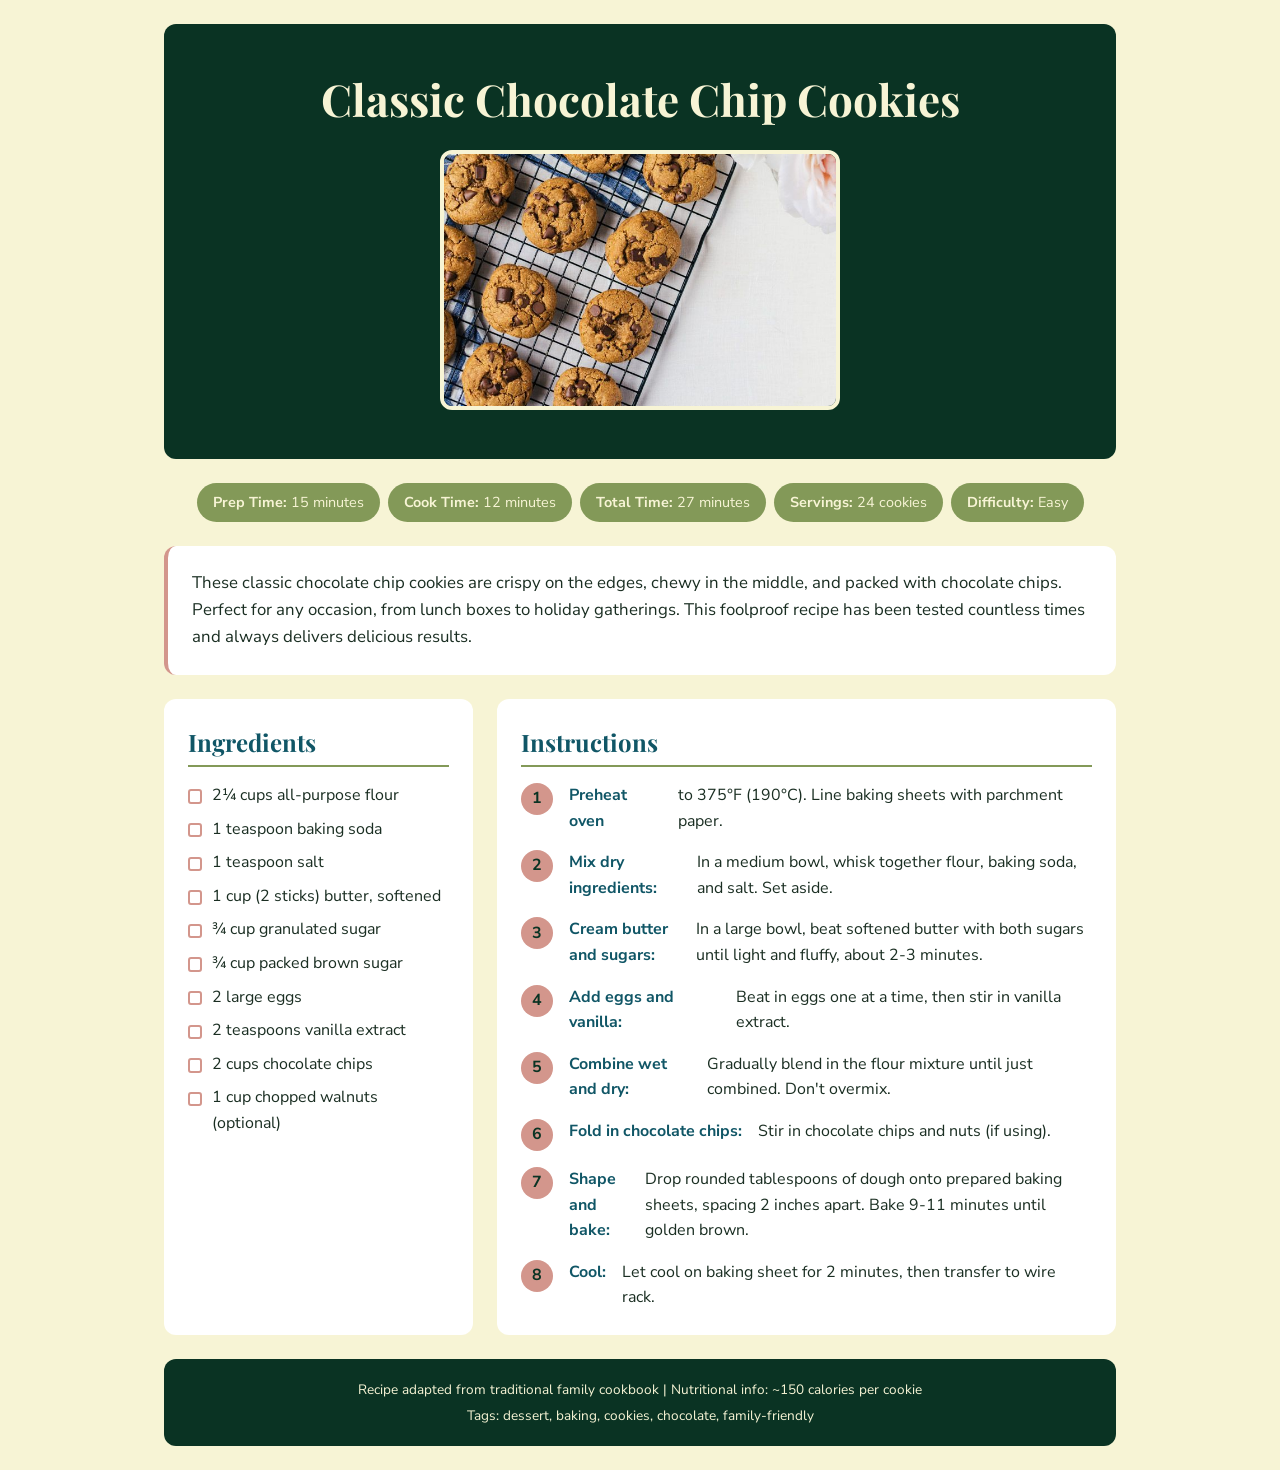
<file: index.html>
<!DOCTYPE html>
<html lang="en">
<head>
    <meta charset="UTF-8">
    <meta name="viewport" content="width=device-width, initial-scale=1.0">
    <title>Recipe Card Assignment - Make This Beautiful!</title>
    <link rel="stylesheet" href="style.css">
</head>
<body>
    <div class="recipe-container">
        <!-- Recipe Header Section -->
        <header class="recipe-header">
            <h1 class="recipe-title">Classic Chocolate Chip Cookies</h1>
           <img src="Cookies.jpg"
                 alt="Golden brown chocolate chip cookies on a cooling rack" 
                 class="recipe-image">
        </header>

        <!-- Recipe Meta Information -->
        <section class="recipe-meta">
            <div class="meta-item">
                <strong>Prep Time:</strong> 15 minutes
            </div>
            <div class="meta-item">
                <strong>Cook Time:</strong> 12 minutes
            </div>
            <div class="meta-item">
                <strong>Total Time:</strong> 27 minutes
            </div>
            <div class="meta-item">
                <strong>Servings:</strong> 24 cookies
            </div>
            <div class="meta-item">
                <strong>Difficulty:</strong> Easy
            </div>
        </section>

        <!-- Recipe Description -->
        <section class="recipe-description">
            <p>These classic chocolate chip cookies are crispy on the edges, chewy in the middle, and packed with chocolate chips. Perfect for any occasion, from lunch boxes to holiday gatherings. This foolproof recipe has been tested countless times and always delivers delicious results.</p>
        </section>

        <!-- Ingredients Section -->
        <section class="ingredients-section">
            <h2>Ingredients</h2>
            <ul class="ingredients-list">
                <li>2¼ cups all-purpose flour</li>
                <li>1 teaspoon baking soda</li>
                <li>1 teaspoon salt</li>
                <li>1 cup (2 sticks) butter, softened</li>
                <li>¾ cup granulated sugar</li>
                <li>¾ cup packed brown sugar</li>
                <li>2 large eggs</li>
                <li>2 teaspoons vanilla extract</li>
                <li>2 cups chocolate chips</li>
                <li>1 cup chopped walnuts (optional)</li>
            </ul>
        </section>

        <!-- Instructions Section -->
        <section class="instructions-section">
            <h2>Instructions</h2>
            <ol class="instructions-list">
                <li class="instruction-step">
                    <strong>Preheat oven</strong> to 375°F (190°C). Line baking sheets with parchment paper.
                </li>
                <li class="instruction-step">
                    <strong>Mix dry ingredients:</strong> In a medium bowl, whisk together flour, baking soda, and salt. Set aside.
                </li>
                <li class="instruction-step">
                    <strong>Cream butter and sugars:</strong> In a large bowl, beat softened butter with both sugars until light and fluffy, about 2-3 minutes.
                </li>
                <li class="instruction-step">
                    <strong>Add eggs and vanilla:</strong> Beat in eggs one at a time, then stir in vanilla extract.
                </li>
                <li class="instruction-step">
                    <strong>Combine wet and dry:</strong> Gradually blend in the flour mixture until just combined. Don't overmix.
                </li>
                <li class="instruction-step">
                    <strong>Fold in chocolate chips:</strong> Stir in chocolate chips and nuts (if using).
                </li>
                <li class="instruction-step">
                    <strong>Shape and bake:</strong> Drop rounded tablespoons of dough onto prepared baking sheets, spacing 2 inches apart. Bake 9-11 minutes until golden brown.
                </li>
                <li class="instruction-step">
                    <strong>Cool:</strong> Let cool on baking sheet for 2 minutes, then transfer to wire rack.
                </li>
            </ol>
        </section>

        <!-- Recipe Footer -->
        <footer class="recipe-footer">
            <p>Recipe adapted from traditional family cookbook | Nutritional info: ~150 calories per cookie</p>
            <p>Tags: dessert, baking, cookies, chocolate, family-friendly</p>
        </footer>
    </div>

</body>
</html>
</file>
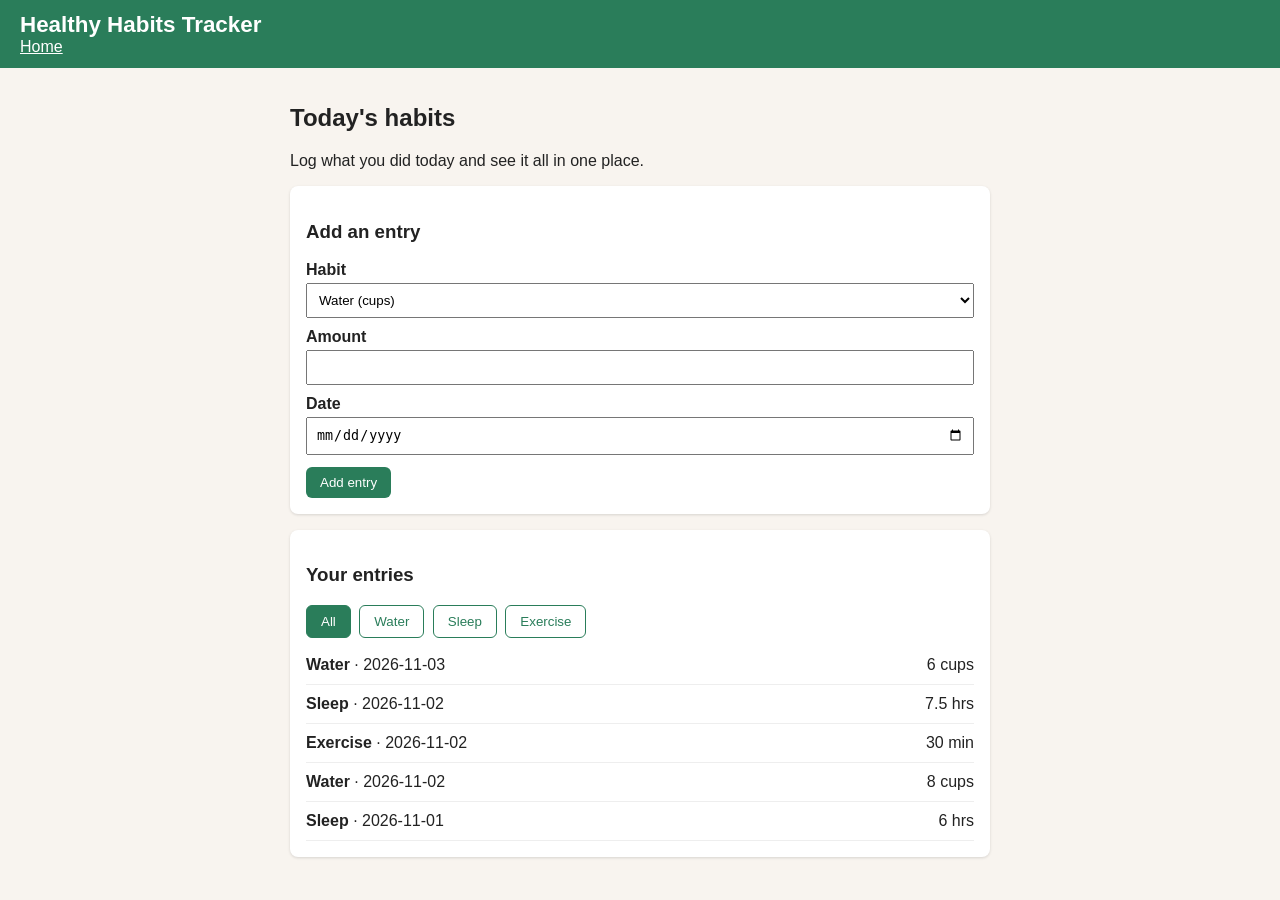
<file: healthy-habits/index.html>
<!DOCTYPE html>
<html lang="en">
<head>
  <meta charset="UTF-8">
  <meta name="viewport" content="width=device-width, initial-scale=1.0">
  <title>Healthy Habits Tracker</title>
  <link rel="stylesheet" href="styles.css">
</head>
<body>
  <header>
    <h1>Healthy Habits Tracker</h1>
    <nav aria-label="Main"><a href="index.html">Home</a></nav>
  </header>
  <main>
    <h2>Today's habits</h2>
    <p>Log what you did today and see it all in one place.</p>
    <p id="message" role="status"></p>
    <section class="card">
      <h3>Add an entry</h3>
      <form id="entryForm">
        <label for="habit">Habit</label>
        <select id="habit">
          <option value="Water">Water (cups)</option>
          <option value="Sleep">Sleep (hrs)</option>
          <option value="Exercise">Exercise (min)</option>
        </select>
        <label for="amount">Amount</label>
        <input id="amount" type="number" step="0.5" min="0">
        <label for="date">Date</label>
        <input id="date" type="date">
        <button type="submit">Add entry</button>
      </form>
    </section>
    <section class="card">
      <h3>Your entries</h3>
      <div id="filters">
        <button data-filter="All" class="active">All</button>
        <button data-filter="Water">Water</button>
        <button data-filter="Sleep">Sleep</button>
        <button data-filter="Exercise">Exercise</button>
      </div>
      <ul id="entryList"></ul>
    </section>
  </main>
  <script src="script.js"></script>
</body>
</html>
</file>
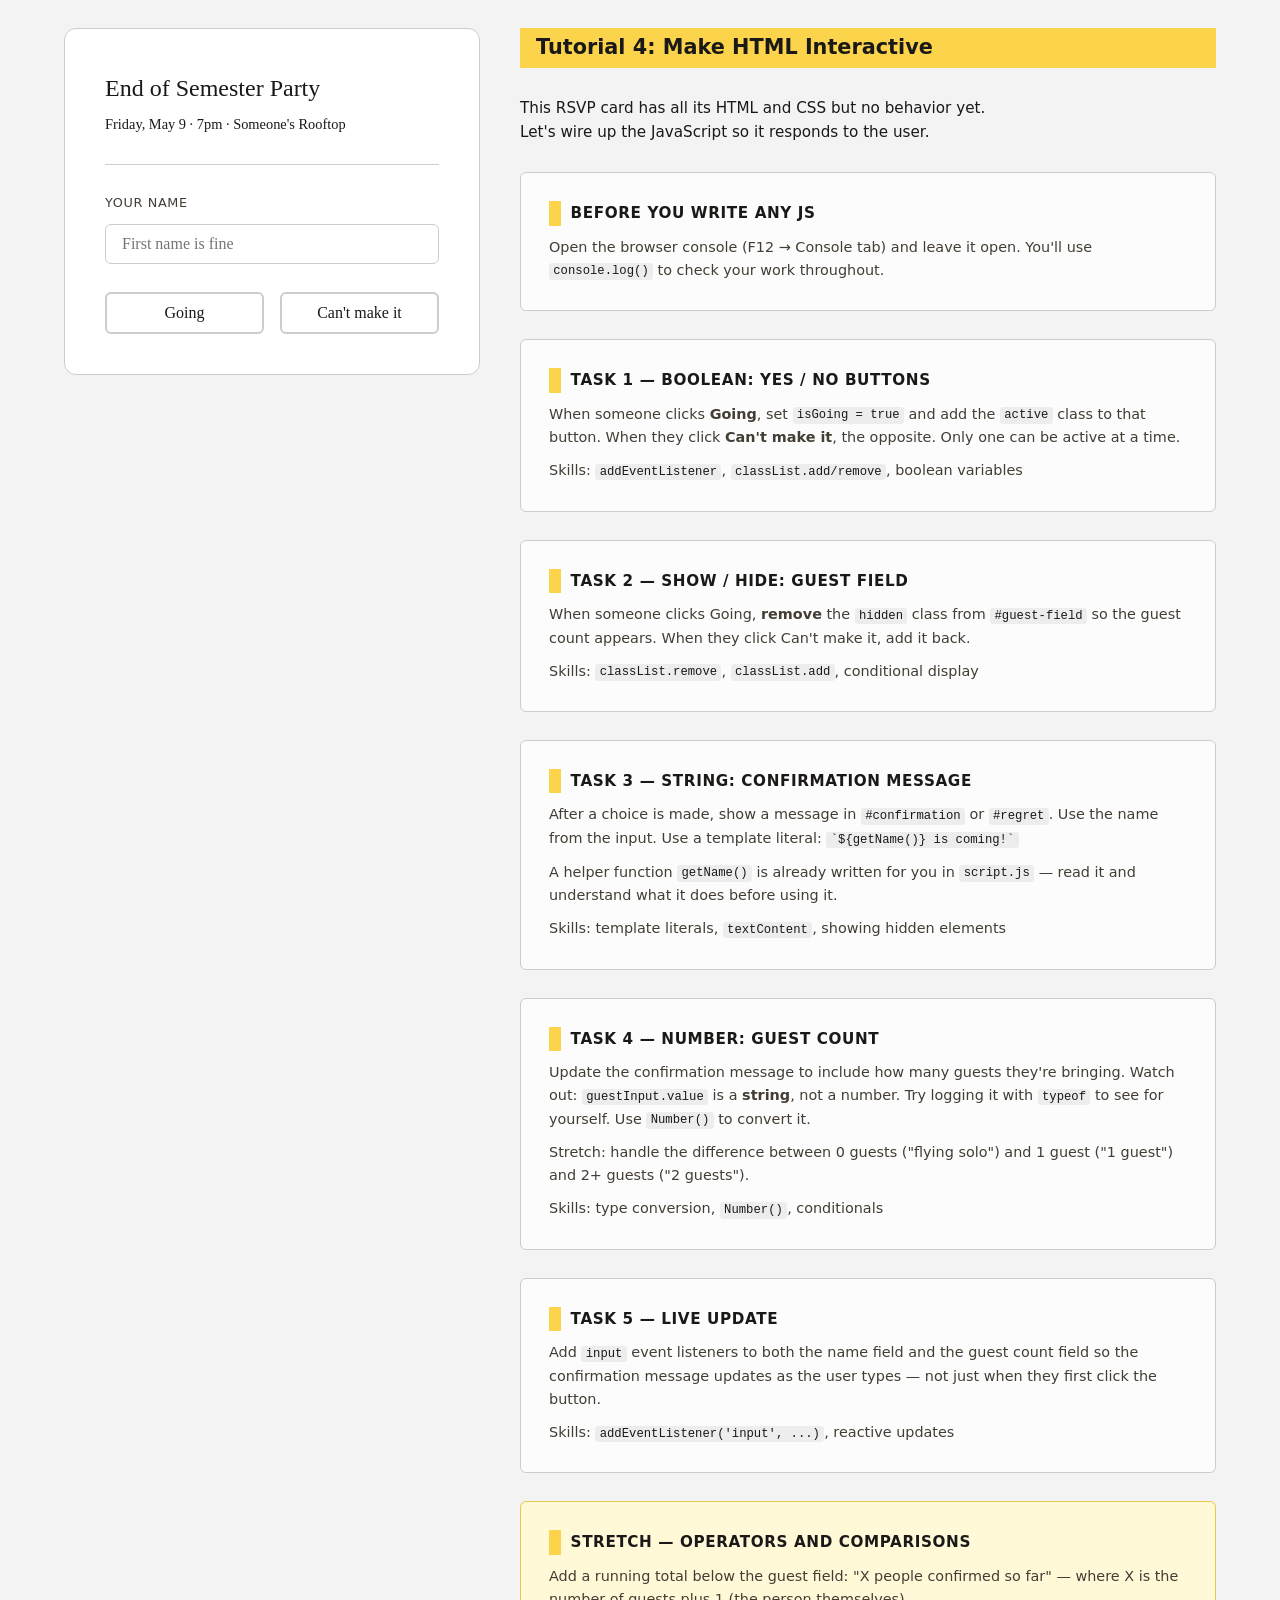
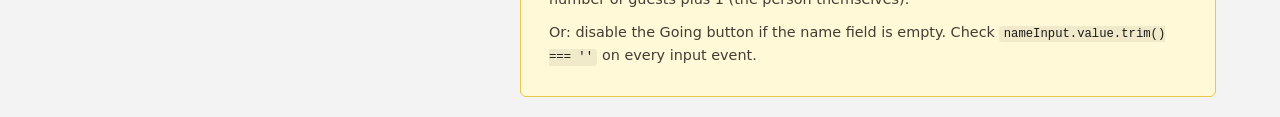
<file: tutorial-4/index.html>
<!DOCTYPE html>
<html lang="en">
<head>
  <meta charset="UTF-8">
  <meta name="viewport" content="width=device-width, initial-scale=1.0">
  <title>Tutorial 4: JavaScript Fundamentals</title>
  <link rel="stylesheet" href="style.css">
</head>
<body>

  <div class="page">

    <!-- ── left: the RSVP card ──────────────────────────────── -->
    <div class="card" id="rsvp-card">

      <div class="event-header">
        <h1 class="event-title">End of Semester Party</h1>
        <p class="event-meta">Friday, May 9 &middot; 7pm &middot; Someone's Rooftop</p>
      </div>

      <!-- string: name -->
      <div class="field">
        <label for="name-input">Your name</label>
        <input type="text" id="name-input" placeholder="First name is fine">
      </div>

      <!-- boolean: going or not -->
      <div class="rsvp-buttons">
        <button class="btn btn-yes" id="btn-yes">Going</button>
        <button class="btn btn-no"  id="btn-no">Can't make it</button>
      </div>

      <!-- number: guest count, hidden until yes -->
      <div class="guest-field hidden" id="guest-field">
        <label for="guest-input">Bringing anyone?</label>
        <input type="number" id="guest-input" value="0" min="0" max="10">
        <!-- 
          Note: type="number" still gives you a STRING from .value
          You have to convert it. We'll see this below.
        -->
      </div>

      <!-- confirmation messages, hidden until a choice is made -->
      <div class="confirmation hidden" id="confirmation"></div>
      <div class="regret     hidden" id="regret"></div>

    </div>

    <!-- ── right: tasks panel ───────────────────────────────── -->
    <aside class="tasks-panel">

      <h2>Tutorial 4: Make HTML Interactive</h2>
      <p class="intro">
        This RSVP card has all its HTML and CSS but no behavior yet. <br />
        Let's wire up the JavaScript so it responds to the user.
      </p>

      <div class="task-group">
        <h3>Before you write any JS</h3>
        <p>Open the browser console (F12 → Console tab) and leave it open. 
           You'll use <code>console.log()</code> to check your work throughout.</p>
      </div>

      <div class="task-group">
        <h3>Task 1 — Boolean: Yes / No buttons</h3>
        <p>
          When someone clicks <strong>Going</strong>, set <code>isGoing = true</code>
          and add the <code>active</code> class to that button.
          When they click <strong>Can't make it</strong>, the opposite.
          Only one can be active at a time.
        </p>
        <p>Skills: <code>addEventListener</code>, <code>classList.add/remove</code>, boolean variables</p>
      </div>

      <div class="task-group">
        <h3>Task 2 — Show / hide: guest field</h3>
        <p>
          When someone clicks Going, <strong>remove</strong> the <code>hidden</code> class
          from <code>#guest-field</code> so the guest count appears.
          When they click Can't make it, add it back.
        </p>
        <p>Skills: <code>classList.remove</code>, <code>classList.add</code>, conditional display</p>
      </div>

      <div class="task-group">
        <h3>Task 3 — String: confirmation message</h3>
        <p>
          After a choice is made, show a message in <code>#confirmation</code> or 
          <code>#regret</code>. Use the name from the input.
          Use a template literal: <code>`${getName()} is coming!`</code>
        </p>
        <p>
          A helper function <code>getName()</code> is already written for you in 
          <code>script.js</code> — read it and understand what it does before using it.
        </p>
        <p>Skills: template literals, <code>textContent</code>, showing hidden elements</p>
      </div>

      <div class="task-group">
        <h3>Task 4 — Number: guest count</h3>
        <p>
          Update the confirmation message to include how many guests they're bringing.
          Watch out: <code>guestInput.value</code> is a <strong>string</strong>, not a number.
          Try logging it with <code>typeof</code> to see for yourself.
          Use <code>Number()</code> to convert it.
        </p>
        <p>
          Stretch: handle the difference between 0 guests ("flying solo") and 
          1 guest ("1 guest") and 2+ guests ("2 guests").
        </p>
        <p>Skills: type conversion, <code>Number()</code>, conditionals</p>
      </div>

      <div class="task-group">
        <h3>Task 5 — Live update</h3>
        <p>
          Add <code>input</code> event listeners to both the name field and the guest
          count field so the confirmation message updates as the user types —
          not just when they first click the button.
        </p>
        <p>Skills: <code>addEventListener('input', ...)</code>, reactive updates</p>
      </div>

      <div class="task-group task-stretch">
        <h3>Stretch — Operators and comparisons</h3>
        <p>
          Add a running total below the guest field: 
          "X people confirmed so far" — where X is the number of guests plus 1 (the person themselves).
        </p>
        <p>
          Or: disable the Going button if the name field is empty.
          Check <code>nameInput.value.trim() === ''</code> on every input event.
        </p>
      </div>

    </aside>

  </div>

  <script src="script.js"></script>
</body>
</html>
</file>
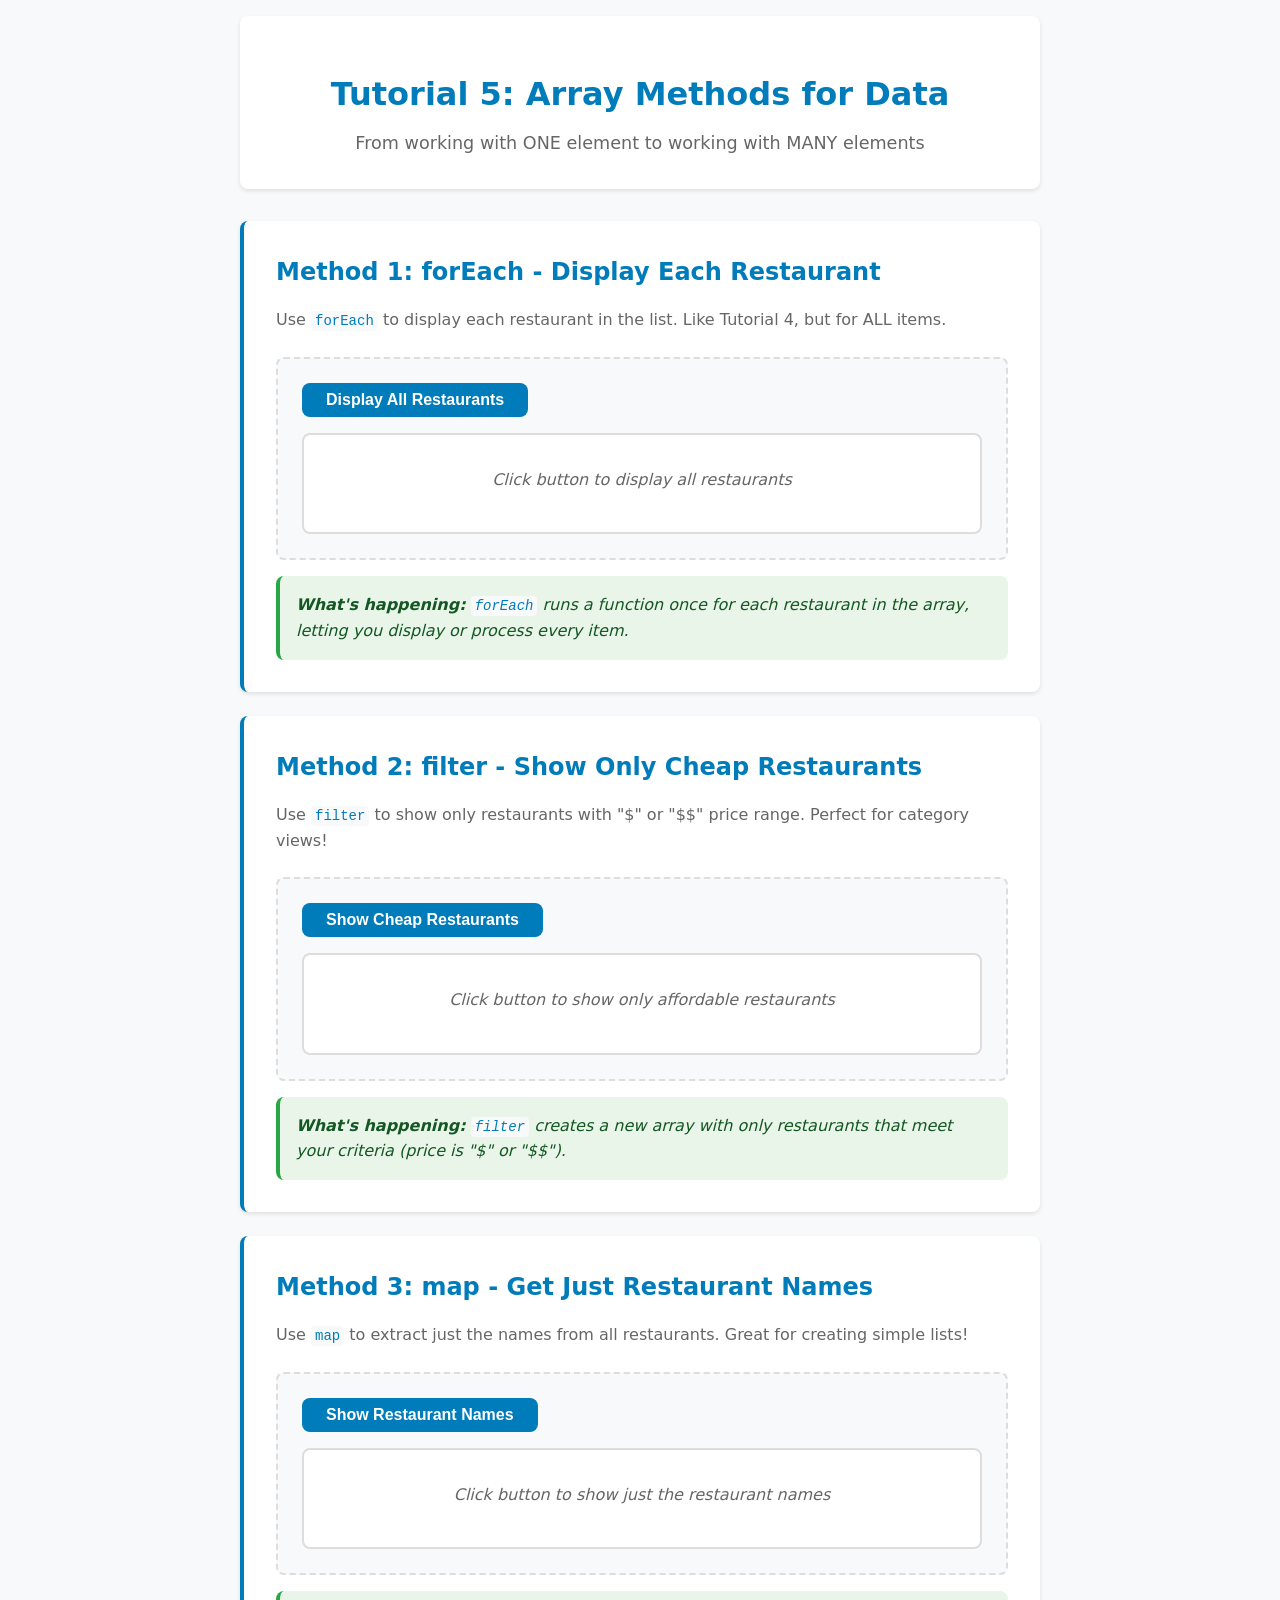
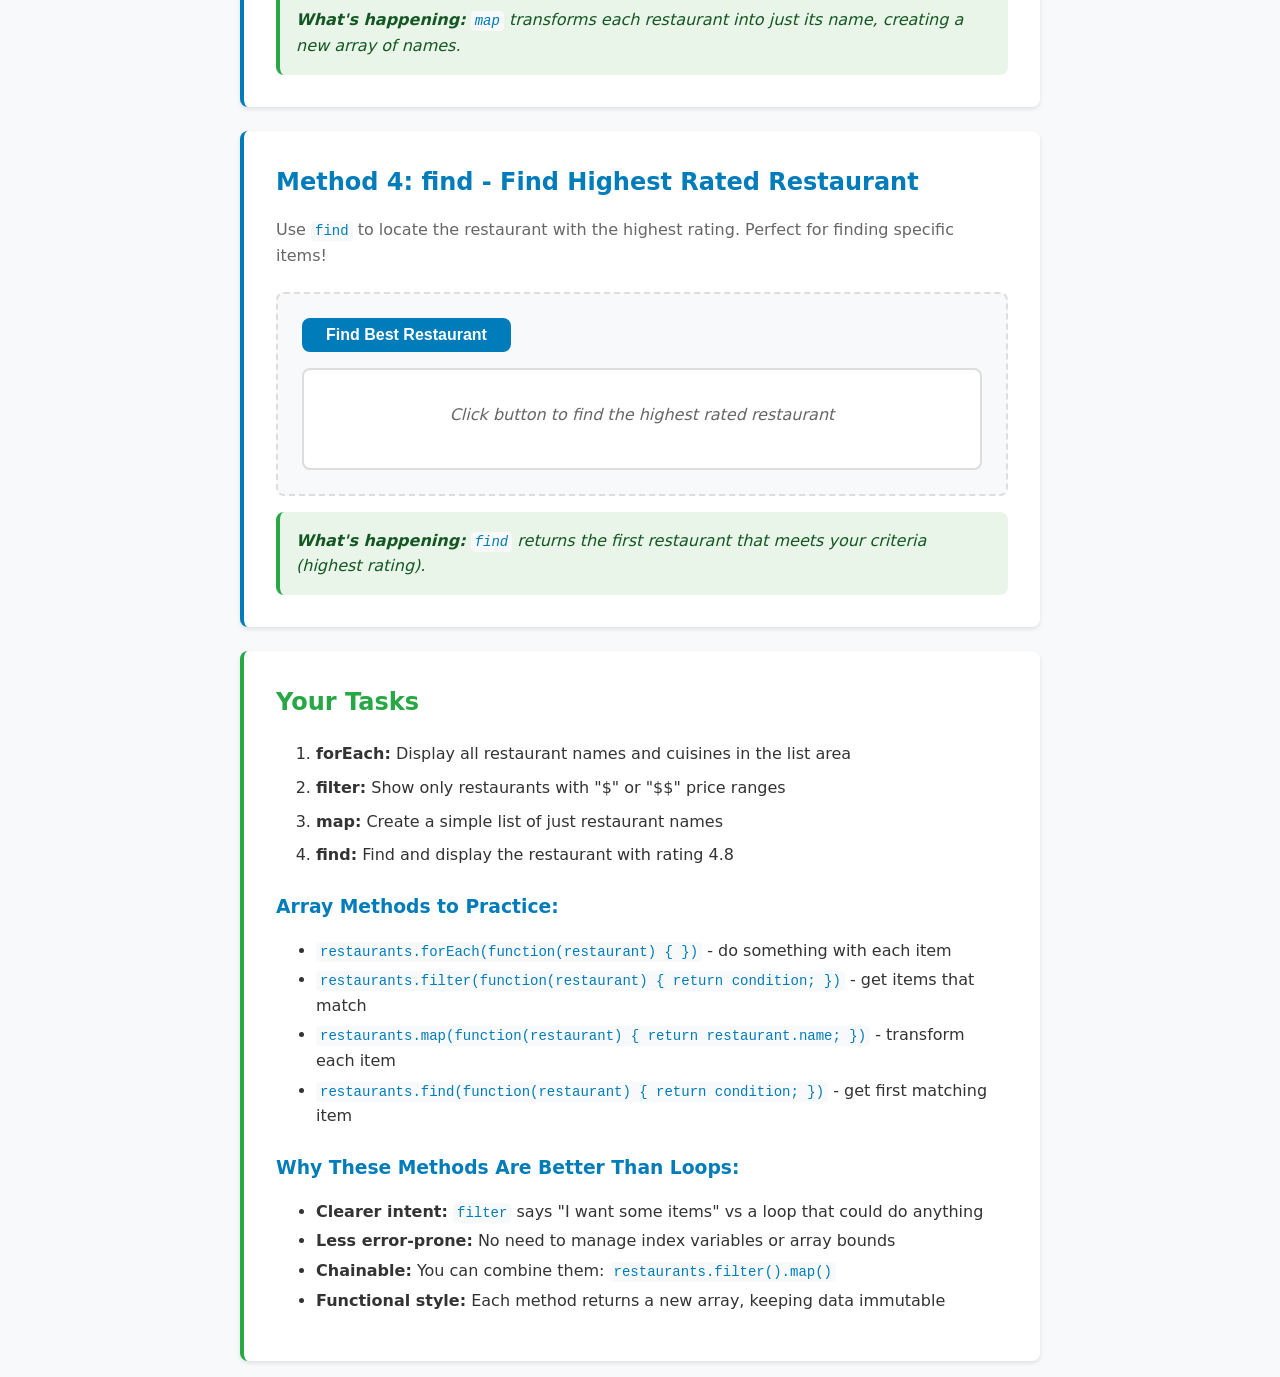
<file: tutorial-5/index.html>
<!DOCTYPE html>
<html lang="en">
<head>
    <meta charset="UTF-8">
    <meta name="viewport" content="width=device-width, initial-scale=1.0">
    <title>Tutorial 5: Array Methods for Data</title>
    <link rel="stylesheet" href="style.css">
</head>
<body>
    <div class="container">
        <header>
            <h1>Tutorial 5: Array Methods for Data</h1>
            <p>From working with ONE element to working with MANY elements</p>
        </header>

        <!-- Method 1: forEach - Do something to each item -->
        <section class="method-section">
            <h2>Method 1: forEach - Display Each Restaurant</h2>
            <p>Use <code>forEach</code> to display each restaurant in the list. Like Tutorial 4, but for ALL items.</p>
            
            <div class="demo-area">
                <button id="display-button" class="method-button">Display All Restaurants</button>
                <div id="restaurant-list" class="result-area">
                    <p class="placeholder">Click button to display all restaurants</p>
                </div>
            </div>
            
            <div class="explanation">
                <p><strong>What's happening:</strong> <code>forEach</code> runs a function once for each restaurant in the array, letting you display or process every item.</p>
            </div>
        </section>

        <!-- Method 2: filter - Show only items that match criteria -->
        <section class="method-section">
            <h2>Method 2: filter - Show Only Cheap Restaurants</h2>
            <p>Use <code>filter</code> to show only restaurants with "$" or "$$" price range. Perfect for category views!</p>
            
            <div class="demo-area">
                <button id="filter-button" class="method-button">Show Cheap Restaurants</button>
                <div id="filtered-list" class="result-area">
                    <p class="placeholder">Click button to show only affordable restaurants</p>
                </div>
            </div>
            
            <div class="explanation">
                <p><strong>What's happening:</strong> <code>filter</code> creates a new array with only restaurants that meet your criteria (price is "$" or "$$").</p>
            </div>
        </section>

        <!-- Method 3: map - Transform data to get specific information -->
        <section class="method-section">
            <h2>Method 3: map - Get Just Restaurant Names</h2>
            <p>Use <code>map</code> to extract just the names from all restaurants. Great for creating simple lists!</p>
            
            <div class="demo-area">
                <button id="map-button" class="method-button">Show Restaurant Names</button>
                <div id="mapped-list" class="result-area">
                    <p class="placeholder">Click button to show just the restaurant names</p>
                </div>
            </div>
            
            <div class="explanation">
                <p><strong>What's happening:</strong> <code>map</code> transforms each restaurant into just its name, creating a new array of names.</p>
            </div>
        </section>

        <!-- Method 4: find - Get one specific item -->
        <section class="method-section">
            <h2>Method 4: find - Find Highest Rated Restaurant</h2>
            <p>Use <code>find</code> to locate the restaurant with the highest rating. Perfect for finding specific items!</p>
            
            <div class="demo-area">
                <button id="find-button" class="method-button">Find Best Restaurant</button>
                <div id="found-item" class="result-area">
                    <p class="placeholder">Click button to find the highest rated restaurant</p>
                </div>
            </div>
            
            <div class="explanation">
                <p><strong>What's happening:</strong> <code>find</code> returns the first restaurant that meets your criteria (highest rating).</p>
            </div>
        </section>

        <!-- Tutorial Instructions -->
        <section class="tutorial-instructions">
            <h2>Your Tasks</h2>
            <ol>
                <li><strong>forEach:</strong> Display all restaurant names and cuisines in the list area</li>
                <li><strong>filter:</strong> Show only restaurants with "$" or "$$" price ranges</li>
                <li><strong>map:</strong> Create a simple list of just restaurant names</li>
                <li><strong>find:</strong> Find and display the restaurant with rating 4.8</li>
            </ol>
            
            <h3>Array Methods to Practice:</h3>
            <ul>
                <li><code>restaurants.forEach(function(restaurant) { })</code> - do something with each item</li>
                <li><code>restaurants.filter(function(restaurant) { return condition; })</code> - get items that match</li>
                <li><code>restaurants.map(function(restaurant) { return restaurant.name; })</code> - transform each item</li>
                <li><code>restaurants.find(function(restaurant) { return condition; })</code> - get first matching item</li>
            </ul>
            
            <h3>Why These Methods Are Better Than Loops:</h3>
            <ul>
                <li><strong>Clearer intent:</strong> <code>filter</code> says "I want some items" vs a loop that could do anything</li>
                <li><strong>Less error-prone:</strong> No need to manage index variables or array bounds</li>
                <li><strong>Chainable:</strong> You can combine them: <code>restaurants.filter().map()</code></li>
                <li><strong>Functional style:</strong> Each method returns a new array, keeping data immutable</li>
            </ul>
        </section>
    </div>

    <script src="script.js" defer></script>
</body>
</html>
</file>
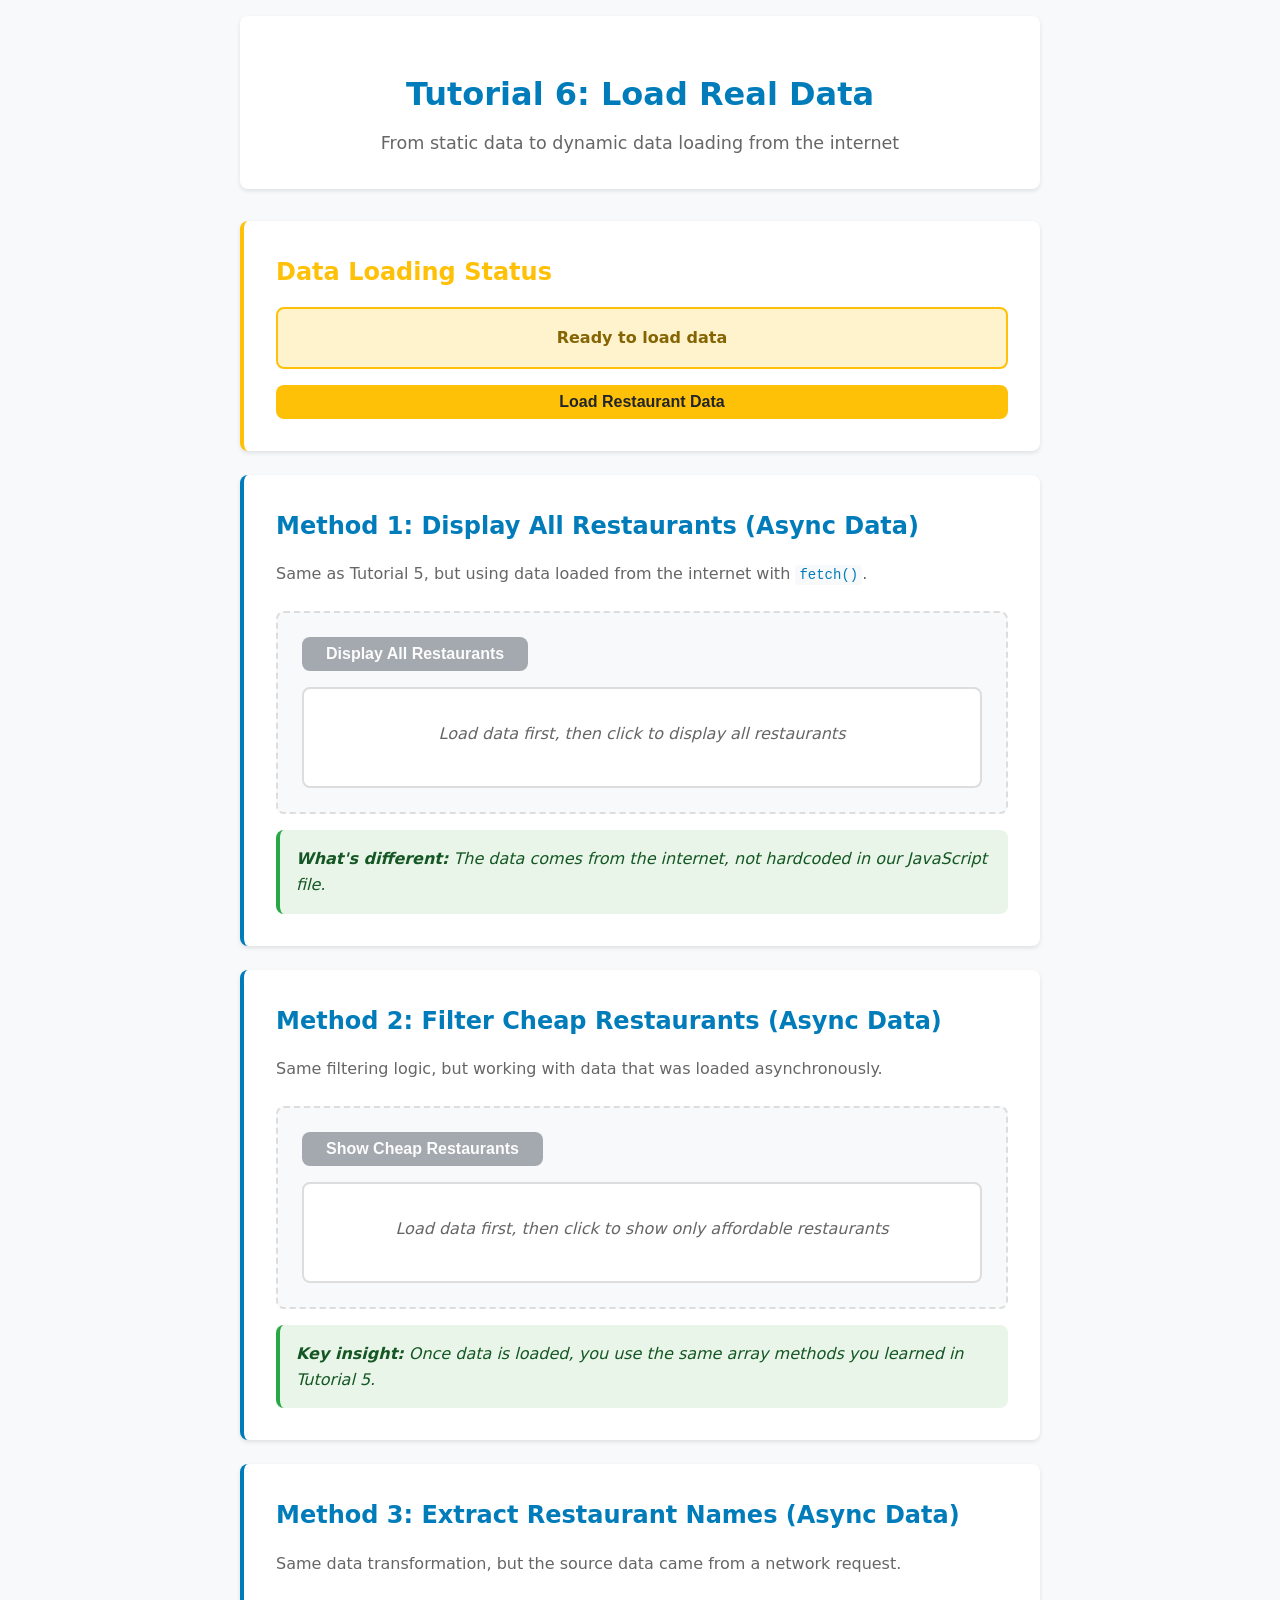
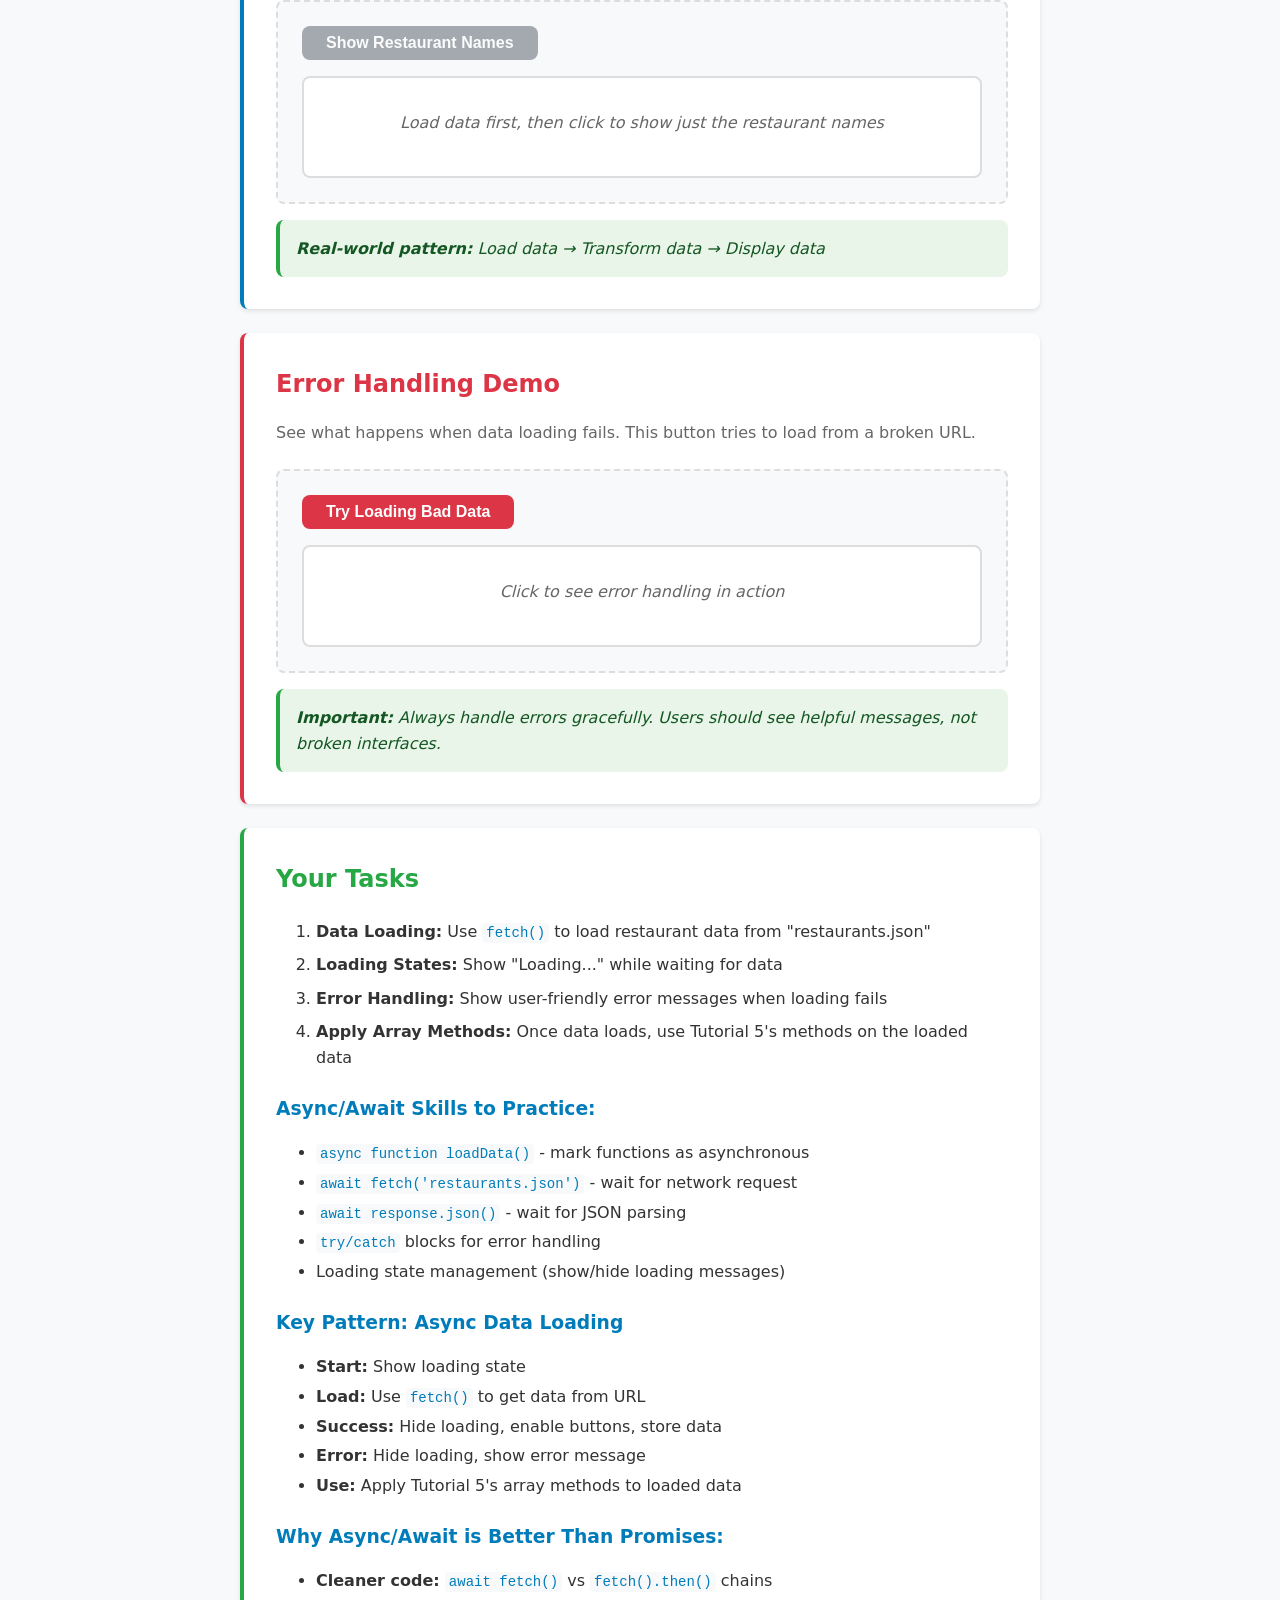
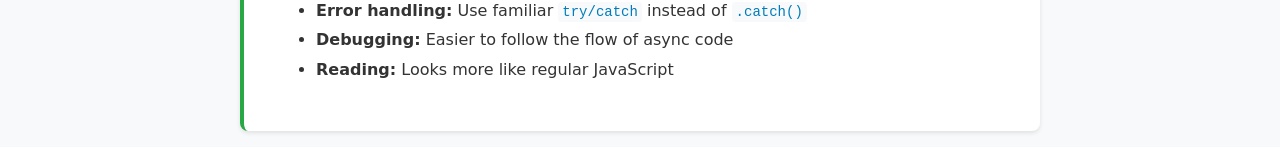
<file: tutorial-6/index.html>
<!DOCTYPE html>
<html lang="en">
<head>
    <meta charset="UTF-8">
    <meta name="viewport" content="width=device-width, initial-scale=1.0">
    <title>Tutorial 6: Load Real Data</title>
    <link rel="stylesheet" href="style.css">
</head>
<body>
    <div class="container">
        <header>
            <h1>Tutorial 6: Load Real Data</h1>
            <p>From static data to dynamic data loading from the internet</p>
        </header>

        <!-- Loading Status Section -->
        <section class="status-section">
            <h2>Data Loading Status</h2>
            <div id="loading-status" class="status-display">
                <p class="status-message">Ready to load data</p>
            </div>
            <button id="load-data-button" class="load-button">Load Restaurant Data</button>
        </section>

        <!-- Same functionality as Tutorial 5, but with async data -->
        
        <!-- Method 1: forEach with loaded data -->
        <section class="method-section">
            <h2>Method 1: Display All Restaurants (Async Data)</h2>
            <p>Same as Tutorial 5, but using data loaded from the internet with <code>fetch()</code>.</p>
            
            <div class="demo-area">
                <button id="display-button" class="method-button" disabled>Display All Restaurants</button>
                <div id="restaurant-list" class="result-area">
                    <p class="placeholder">Load data first, then click to display all restaurants</p>
                </div>
            </div>
            
            <div class="explanation">
                <p><strong>What's different:</strong> The data comes from the internet, not hardcoded in our JavaScript file.</p>
            </div>
        </section>

        <!-- Method 2: filter with loaded data -->
        <section class="method-section">
            <h2>Method 2: Filter Cheap Restaurants (Async Data)</h2>
            <p>Same filtering logic, but working with data that was loaded asynchronously.</p>
            
            <div class="demo-area">
                <button id="filter-button" class="method-button" disabled>Show Cheap Restaurants</button>
                <div id="filtered-list" class="result-area">
                    <p class="placeholder">Load data first, then click to show only affordable restaurants</p>
                </div>
            </div>
            
            <div class="explanation">
                <p><strong>Key insight:</strong> Once data is loaded, you use the same array methods you learned in Tutorial 5.</p>
            </div>
        </section>

        <!-- Method 3: map with loaded data -->
        <section class="method-section">
            <h2>Method 3: Extract Restaurant Names (Async Data)</h2>
            <p>Same data transformation, but the source data came from a network request.</p>
            
            <div class="demo-area">
                <button id="map-button" class="method-button" disabled>Show Restaurant Names</button>
                <div id="mapped-list" class="result-area">
                    <p class="placeholder">Load data first, then click to show just the restaurant names</p>
                </div>
            </div>
            
            <div class="explanation">
                <p><strong>Real-world pattern:</strong> Load data → Transform data → Display data</p>
            </div>
        </section>

        <!-- Error Handling Demo -->
        <section class="method-section error-demo">
            <h2>Error Handling Demo</h2>
            <p>See what happens when data loading fails. This button tries to load from a broken URL.</p>
            
            <div class="demo-area">
                <button id="error-button" class="error-button">Try Loading Bad Data</button>
                <div id="error-display" class="result-area">
                    <p class="placeholder">Click to see error handling in action</p>
                </div>
            </div>
            
            <div class="explanation">
                <p><strong>Important:</strong> Always handle errors gracefully. Users should see helpful messages, not broken interfaces.</p>
            </div>
        </section>

        <!-- Tutorial Instructions -->
        <section class="tutorial-instructions">
            <h2>Your Tasks</h2>
            <ol>
                <li><strong>Data Loading:</strong> Use <code>fetch()</code> to load restaurant data from "restaurants.json"</li>
                <li><strong>Loading States:</strong> Show "Loading..." while waiting for data</li>
                <li><strong>Error Handling:</strong> Show user-friendly error messages when loading fails</li>
                <li><strong>Apply Array Methods:</strong> Once data loads, use Tutorial 5's methods on the loaded data</li>
            </ol>
            
            <h3>Async/Await Skills to Practice:</h3>
            <ul>
                <li><code>async function loadData()</code> - mark functions as asynchronous</li>
                <li><code>await fetch('restaurants.json')</code> - wait for network request</li>
                <li><code>await response.json()</code> - wait for JSON parsing</li>
                <li><code>try/catch</code> blocks for error handling</li>
                <li>Loading state management (show/hide loading messages)</li>
            </ul>
            
            <h3>Key Pattern: Async Data Loading</h3>
            <ul>
                <li><strong>Start:</strong> Show loading state</li>
                <li><strong>Load:</strong> Use <code>fetch()</code> to get data from URL</li>
                <li><strong>Success:</strong> Hide loading, enable buttons, store data</li>
                <li><strong>Error:</strong> Hide loading, show error message</li>
                <li><strong>Use:</strong> Apply Tutorial 5's array methods to loaded data</li>
            </ul>
            
            <h3>Why Async/Await is Better Than Promises:</h3>
            <ul>
                <li><strong>Cleaner code:</strong> <code>await fetch()</code> vs <code>fetch().then()</code> chains</li>
                <li><strong>Error handling:</strong> Use familiar <code>try/catch</code> instead of <code>.catch()</code></li>
                <li><strong>Debugging:</strong> Easier to follow the flow of async code</li>
                <li><strong>Reading:</strong> Looks more like regular JavaScript</li>
            </ul>
        </section>
    </div>

    <script src="script.js"></script>
</body>
</html>
</file>
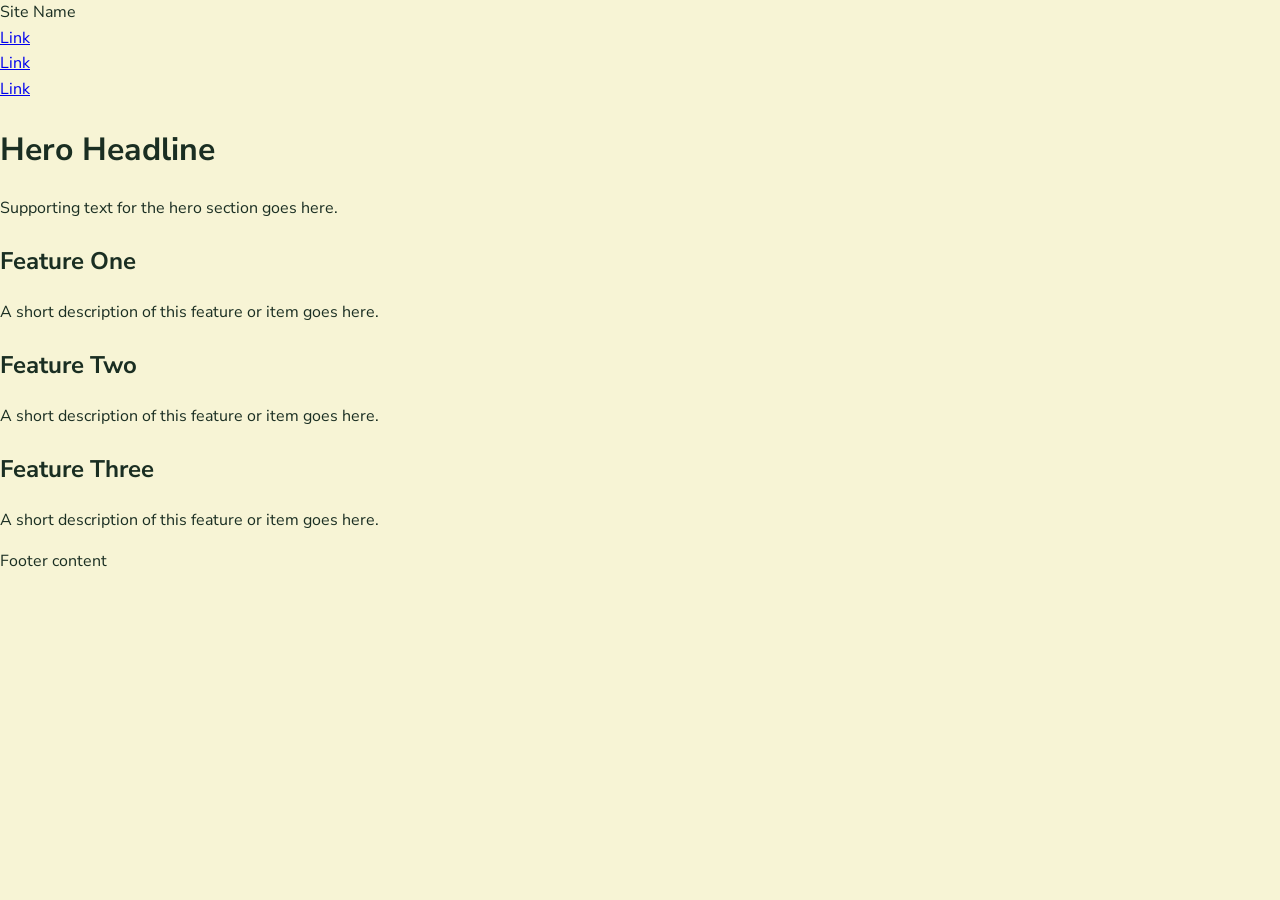
<file: tutorial_2.html>
<!DOCTYPE html>
<html lang="en">
<head>
  <meta charset="UTF-8">
  <meta name="viewport" content="width=device-width, initial-scale=1.0">
  <title>Tutorial 3: Grid Layout</title>
  <link rel="stylesheet" href="style.css">
</head>
<body class="page-layout">
  <header class="site-header">
    <nav class="header-nav">
      <!-- Style this flexible nav component -->
      <span class="logo">Site Name</span>
      <ul class="nav-links">
        <li><a href="#">Link</a></li>
        <li><a href="#">Link</a></li>
        <li><a href="#">Link</a></li>
      </ul>
    </nav>
  </header>
  <main class="hero-section">
    <h1>Hero Headline</h1>
    <p>Supporting text for the hero section goes here.</p>
  </main>
  
  <section class="list-section">
    <div class="list-item">
  <h2>Feature One</h2>
  <p>A short description of this feature or item goes here.</p>
</div>
 <div class="list-item">
  <h2>Feature Two</h2>
  <p>A short description of this feature or item goes here.</p>
 </div>
 <div class="list-item">
  <h2>Feature Three</h2>
  <p>A short description of this feature or item goes here.</p>
  </div>
  </section>
  
  <footer class="site-footer">
    <p>Footer content</p>
  </footer>
</body>
</html>
</file>
<file: style.css>
/* ===========================================
   FONTS
   =========================================== */
@import url('https://fonts.googleapis.com/css2?family=Playfair+Display:wght@600;700&family=Nunito+Sans:wght@400;600;700&display=swap');

/* ===========================================
   CUSTOM PROPERTIES
   =========================================== */
:root {
  /* Colors */
  --color-dark-green: #0A3323;
  --color-midnight-green: #105666;
  --color-moss-green: #839958;
  --color-rosy-brown: #D3968C;
  --color-beige: #F7F4D5;
  --color-text: #1a2e22;
  --color-text-light: #f7f4d5;

  /* Spacing scale */
  --spacing-xs: 0.25rem;
  --spacing-sm: 0.5rem;
  --spacing-md: 1rem;
  --spacing-lg: 1.5rem;
  --spacing-xl: 2.5rem;

  /* Typography */
  --font-heading: 'Playfair Display', serif;
  --font-body: 'Nunito Sans', sans-serif;

  /* Radius */
  --radius: 0.75rem;
}

/* ===========================================
   RESET
   =========================================== */
*, *::before, *::after {
  box-sizing: border-box;
}

body {
  margin: 0;
  padding: 0;
  font-family: var(--font-body);
  background-color: var(--color-beige);
  color: var(--color-text);
  line-height: 1.6;
}

ul, ol {
  margin: 0;
  padding: 0;
}

/* ===========================================
   PAGE GRID (Task 1)
   =========================================== */
.recipe-container {
  display: grid;
  grid-template-areas:
    "header header"
    "meta   meta"
    "description description"
    "ingredients instructions"
    "footer footer";
  grid-template-columns: 1fr 2fr;
  gap: var(--spacing-lg);
  max-width: 1000px;
  min-height: 100vh;
  margin: 0 auto;
  padding: var(--spacing-lg);
}

@media (max-width: 48rem) {
  .recipe-container {
    grid-template-areas:
      "header"
      "meta"
      "description"
      "ingredients"
      "instructions"
      "footer";
    grid-template-columns: 1fr;
    padding: var(--spacing-md);
  }
}

/* ===========================================
   HEADER
   =========================================== */
.recipe-header {
  grid-area: header;
  background-color: var(--color-dark-green);
  color: var(--color-text-light);
  border-radius: var(--radius);
  padding: var(--spacing-xl) var(--spacing-lg);
  text-align: center;
}

.recipe-title {
  font-family: var(--font-heading);
  font-size: clamp(1.75rem, 4vw, 2.75rem);
  font-weight: 700;
  margin: 0 0 var(--spacing-md) 0;
}

.recipe-image {
  width: 100%;
  max-width: 400px;
  height: 260px;
  object-fit: cover;
  border-radius: var(--radius);
  border: 4px solid var(--color-beige);
}

/* ===========================================
   META ROW (Task 2: Flexbox)
   =========================================== */
.recipe-meta {
  grid-area: meta;
  display: flex;
  flex-wrap: wrap;
  gap: var(--spacing-sm);
  justify-content: center;
}

.meta-item {
  background-color: var(--color-moss-green);
  color: var(--color-text-light);
  border-radius: 999px;
  padding: var(--spacing-sm) var(--spacing-md);
  font-size: 0.9rem;
  white-space: nowrap;
}

.meta-item strong {
  font-weight: 700;
}

/* ===========================================
   DESCRIPTION
   =========================================== */
.recipe-description {
  grid-area: description;
  background-color: white;
  border-left: 4px solid var(--color-rosy-brown);
  border-radius: var(--radius);
  padding: var(--spacing-lg);
}

.recipe-description p {
  margin: 0;
  font-size: 1.05rem;
}

/* ===========================================
   SECTION HEADINGS (shared)
   =========================================== */
.ingredients-section h2,
.instructions-section h2 {
  font-family: var(--font-heading);
  color: var(--color-midnight-green);
  font-size: 1.5rem;
  margin: 0 0 var(--spacing-md) 0;
  border-bottom: 2px solid var(--color-moss-green);
  padding-bottom: var(--spacing-xs);
}

/* ===========================================
   INGREDIENTS (Task 2: Flexbox)
   =========================================== */
.ingredients-section {
  grid-area: ingredients;
  background-color: white;
  border-radius: var(--radius);
  padding: var(--spacing-lg);
}

.ingredients-list {
  list-style: none;
  display: flex;
  flex-direction: column;
  gap: var(--spacing-sm);
}

.ingredients-list li {
  padding-left: var(--spacing-lg);
  position: relative;
}

.ingredients-list li::before {
  content: "";
  position: absolute;
  left: 0;
  top: 0.4em;
  width: 0.9em;
  height: 0.9em;
  border: 2px solid var(--color-rosy-brown);
  border-radius: 3px;
}

/* ===========================================
   INSTRUCTIONS (Task 2: Flexbox)
   =========================================== */
.instructions-section {
  grid-area: instructions;
  background-color: white;
  border-radius: var(--radius);
  padding: var(--spacing-lg);
}

.instructions-list {
  list-style: none;
  display: flex;
  flex-direction: column;
  gap: var(--spacing-md);
  counter-reset: step;
}

.instruction-step {
  display: flex;
  align-items: flex-start;
  gap: var(--spacing-md);
  counter-increment: step;
}

.instruction-step::before {
  content: counter(step);
  flex-shrink: 0;
  display: flex;
  align-items: center;
  justify-content: center;
  width: 2rem;
  height: 2rem;
  background-color: var(--color-rosy-brown);
  color: var(--color-dark-green);
  font-weight: 700;
  border-radius: 50%;
}

.instruction-step strong {
  color: var(--color-midnight-green);
}

/* ===========================================
   FOOTER
   =========================================== */
.recipe-footer {
  grid-area: footer;
  background-color: var(--color-dark-green);
  color: var(--color-text-light);
  border-radius: var(--radius);
  padding: var(--spacing-md) var(--spacing-lg);
  text-align: center;
  font-size: 0.85rem;
}

.recipe-footer p {
  margin: var(--spacing-xs) 0;
}
</file>
<file: healthy-habits/styles.css>
body{font-family:Arial,sans-serif;background:#f8f4ef;margin:0;color:#222}
header{background:#2a7d5a;color:#fff;padding:12px 20px}
header h1{margin:0;font-size:1.4rem}
nav a{color:#fff}
main{max-width:700px;margin:auto;padding:16px}
.card{background:#fff;border-radius:8px;padding:16px;margin-bottom:16px;box-shadow:0 1px 3px #0002}
label{display:block;margin-top:10px;font-weight:bold}
input,select{width:100%;padding:8px;margin-top:4px;box-sizing:border-box}
button{background:#2a7d5a;color:#fff;border:0;padding:8px 14px;border-radius:6px;margin-top:12px;cursor:pointer}
#filters button{background:#fff;color:#2a7d5a;border:1px solid #2a7d5a;margin:0 4px 8px 0}
#filters button.active{background:#2a7d5a;color:#fff}
ul{list-style:none;padding:0;margin:0}
li{display:flex;justify-content:space-between;padding:10px 0;border-bottom:1px solid #eee}
#message{font-weight:bold;color:#b00020}
@media(max-width:500px){main{padding:8px}}
</file>
<file: tutorial-4/style.css>
/* =====================================================
   TUTORIAL 4: JAVASCRIPT FUNDAMENTALS
   Reinforcing: CSS variables, grid, flexbox
   ===================================================== */

:root {
    /* color */
    --color-bg: #f3f3f3;
    --color-card: #ffffff;
    --color-text: #1a1917;
    --color-muted: #433d34;
    --color-border: #cccccc;
    --color-accent: #fcd44b;

    --color-yes: #4a90a4;
    --color-yes-light: hsl(195, 38%, 92%);
    /* derived */
    --color-no: #e55a5a;
    --color-no-light: hsl(0, 70%, 93%);
    /* derived from red, same method */

    --color-task-bg: #fcfcfc;
    --color-task-border: #cccccc;
    --color-stretch: #fff9d8;

    /* spacing */
    --space-xs: 0.375rem;
    --space-sm: 0.625rem;
    --space-md: 1rem;
    --space-lg: 1.75rem;
    --space-xl: 2.5rem;

    /* shape */
    --radius: 0.75rem;
    --radius-sm: 0.375rem;
}

/* ── reset ──────────────────────────────────────────── */
*,
*::before,
*::after {
    box-sizing: border-box;
    margin: 0;
    padding: 0;
}

body {
    font-family: Georgia, serif;
    background: var(--color-bg);
    color: var(--color-text);
    min-height: 100vh;
    padding: var(--space-lg);
    line-height: 1.6;
}

/* ── page layout: card + tasks side by side ─────────── */
.page {
    display: grid;
    grid-template-columns: 26rem 1fr;
    gap: var(--space-xl);
    align-items: start;
    max-width: 72rem;
    margin: 0 auto;
}

@media (max-width: 52rem) {
    .page {
        grid-template-columns: 1fr;
    }
}

/* ── RSVP card ──────────────────────────────────────── */
.card {
    background: var(--color-card);
    border: 1px solid var(--color-border);
    border-radius: var(--radius);
    padding: var(--space-xl);
    display: grid;
    gap: var(--space-lg);
    position: sticky;
    top: var(--space-lg);
}

.event-header {
    display: grid;
    gap: var(--space-xs);
    padding-bottom: var(--space-lg);
    border-bottom: 1px solid var(--color-border);
}

.event-title {
    font-size: 1.5rem;
    font-weight: normal;
}

.event-meta {
    font-size: 0.9rem;
}

/* ── inputs ─────────────────────────────────────────── */
.field,
.guest-field {
    display: grid;
    gap: var(--space-sm);
}

label {
    font-size: 0.8rem;
    text-transform: uppercase;
    letter-spacing: 0.05em;
    color: var(--color-muted);
    font-family: system-ui, sans-serif;
}

input {
    border: 1px solid var(--color-border);
    border-radius: var(--radius-sm);
    padding: var(--space-sm) var(--space-md);
    font-family: inherit;
    font-size: 1rem;
    color: var(--color-text);
    width: 100%;
    background: var(--color-card);
}

input:focus {
    outline: 2px solid var(--color-accent);
    outline-offset: 2px;
    border-color: transparent;
}

/* ── yes / no buttons ───────────────────────────────── */
.rsvp-buttons {
    display: flex;
    gap: var(--space-md);
}

.btn {
    flex: 1;
    padding: var(--space-sm) var(--space-md);
    border: 2px solid var(--color-border);
    border-radius: var(--radius-sm);
    background: var(--color-card);
    font-family: inherit;
    font-size: 1rem;
    cursor: pointer;
    color: var(--color-text);
    transition: background 0.15s ease, border-color 0.15s ease, color 0.15s ease;
}

.btn:hover {
    border-color: var(--color-muted);
}

/* active states — JS adds/removes the .active class */
.btn-yes.active {
    background: var(--color-yes-light);
    border-color: var(--color-yes);
    color: var(--color-yes);
}

.btn-no.active {
    background: var(--color-no-light);
    border-color: var(--color-no);
    color: var(--color-no);
}

/* ── response messages ──────────────────────────────── */
.confirmation {
    background: var(--color-yes-light);
    color: var(--color-yes);
    border-radius: var(--radius-sm);
    padding: var(--space-md);
    font-size: 0.95rem;
    line-height: 1.5;
}

.regret {
    background: var(--color-no-light);
    color: var(--color-no);
    border-radius: var(--radius-sm);
    padding: var(--space-md);
    font-size: 0.95rem;
}

/* ── utility ─────────────────────────────────────────── */
.hidden {
    display: none;
}

/* ── tasks panel ─────────────────────────────────────── */
.tasks-panel {
    display: grid;
    gap: var(--space-lg);
    font-family: system-ui, sans-serif;
}

.tasks-panel h2 {
    font-size: 1.3rem;
    font-weight: 600;
    background: var(--color-accent);
    padding: 0.2rem 1rem;
}

.tasks-panel .intro {
    font-size: 0.95rem;
}

.task-group {
    background: var(--color-task-bg);
    border: 1px solid var(--color-task-border);
    border-radius: var(--radius-sm);
    padding: var(--space-lg);
    display: grid;
    gap: var(--space-sm);
}

.task-group h3 {
    font-size: 0.95rem;
    font-weight: 600;
    text-transform: uppercase;
    letter-spacing: 0.04em;
    color: var(--color-text);

    border-left: 0.8rem solid var(--color-accent);
    padding-left: 0.6rem;
}

.task-group p {
    font-size: 0.9rem;
    color: var(--color-muted);
    line-height: 1.6;
}

.task-group code {
    font-family: "Monaco", "Menlo", monospace;
    font-size: 0.85em;
    background: rgba(0, 0, 0, 0.06);
    padding: 0.1em 0.35em;
    border-radius: 0.2rem;
    color: var(--color-text);
}

.task-stretch {
    background: var(--color-stretch);
    border-color: #e6c84a;
}
</file>
<file: tutorial-5/style.css>
/* =====================================================
   TUTORIAL 5: ARRAY METHODS FOR DATA
   Consistent styling with previous tutorials
   ===================================================== */

/* ROOT VARIABLES */
:root {
    --primary-color: #007cba;
    --secondary-color: #28a745;
    --background-color: #f8f9fa;
    --card-background: #ffffff;
    --text-color: #333;
    --border-color: #ddd;
    --shadow: 0 0.125rem 0.25rem rgba(0, 0, 0, 0.1);
    --border-radius: 0.5rem;
    --spacing-sm: 0.5rem;
    --spacing-md: 1rem;
    --spacing-lg: 1.5rem;
    --spacing-xl: 2rem;
}

/* BASE STYLES */
* {
    box-sizing: border-box;
}

body {
    font-family: system-ui, -apple-system, sans-serif;
    margin: 0;
    padding: var(--spacing-md);
    background: var(--background-color);
    color: var(--text-color);
    line-height: 1.6;
}

.container {
    max-width: 50rem;
    margin: 0 auto;
}

/* HEADER */
header {
    text-align: center;
    margin-bottom: var(--spacing-xl);
    padding: var(--spacing-xl);
    background: var(--card-background);
    border-radius: var(--border-radius);
    box-shadow: var(--shadow);
}

header h1 {
    color: var(--primary-color);
    margin-bottom: var(--spacing-sm);
}

header p {
    color: #666;
    font-size: 1.1rem;
    margin: 0;
}

/* METHOD SECTIONS */
.method-section {
    background: var(--card-background);
    margin-bottom: var(--spacing-lg);
    padding: var(--spacing-xl);
    border-radius: var(--border-radius);
    box-shadow: var(--shadow);
    border-left: 0.25rem solid var(--primary-color);
}

.method-section h2 {
    color: var(--primary-color);
    margin-top: 0;
    margin-bottom: var(--spacing-sm);
}

.method-section p {
    margin-bottom: var(--spacing-lg);
    color: #666;
}

.method-section code {
    background: #f8f9fa;
    padding: 0.125rem 0.25rem;
    border-radius: 0.25rem;
    font-family: 'Courier New', monospace;
    font-size: 0.875rem;
    color: var(--primary-color);
}

/* DEMO AREAS */
.demo-area {
    background: #f8f9fa;
    padding: var(--spacing-lg);
    border-radius: var(--border-radius);
    border: 2px dashed var(--border-color);
    margin-bottom: var(--spacing-md);
}

/* BUTTONS */
.method-button {
    background: var(--primary-color);
    color: white;
    border: none;
    padding: var(--spacing-sm) var(--spacing-lg);
    border-radius: var(--border-radius);
    cursor: pointer;
    font-size: 1rem;
    font-weight: bold;
    transition: all 0.2s ease;
    display: block;
    margin-bottom: var(--spacing-md);
}

.method-button:hover {
    background: #005a87;
    transform: translateY(-1px);
}

.method-button:focus {
    outline: 2px solid var(--secondary-color);
    outline-offset: 2px;
}

/* RESULT AREAS */
.result-area {
    background: white;
    border: 2px solid var(--border-color);
    border-radius: var(--border-radius);
    padding: var(--spacing-md);
    min-height: 6rem;
    max-height: 20rem;
    overflow-y: auto;
}

.placeholder {
    color: #666;
    font-style: italic;
    text-align: center;
    margin: var(--spacing-md) 0;
}

/* RESULT CONTENT STYLING */
.restaurant-item {
    padding: var(--spacing-sm);
    border-bottom: 1px solid #eee;
    margin-bottom: var(--spacing-sm);
}

.restaurant-item:last-child {
    border-bottom: none;
    margin-bottom: 0;
}

.restaurant-name {
    font-weight: bold;
    color: var(--primary-color);
}

.restaurant-cuisine {
    color: #666;
    font-size: 0.9rem;
}

.restaurant-rating {
    color: var(--secondary-color);
    font-weight: bold;
}

.restaurant-price {
    background: #fff3cd;
    padding: 0.125rem 0.25rem;
    border-radius: 0.25rem;
    font-size: 0.8rem;
    color: #856404;
    display: inline-block;
}

/* LIST STYLES FOR MAP RESULTS */
.name-list {
    list-style: none;
    padding: 0;
    margin: 0;
}

.name-list li {
    padding: var(--spacing-sm);
    border-bottom: 1px solid #eee;
    transition: background-color 0.2s;
}

.name-list li:hover {
    background: #f8f9fa;
}

.name-list li:last-child {
    border-bottom: none;
}

/* FOUND ITEM SPECIAL STYLING */
.found-restaurant {
    background: linear-gradient(135deg, var(--secondary-color), #20c997);
    color: white;
    padding: var(--spacing-md);
    border-radius: var(--border-radius);
    text-align: center;
}

.found-restaurant .restaurant-name {
    color: white;
    font-size: 1.2rem;
    margin-bottom: var(--spacing-sm);
}

/* EXPLANATIONS */
.explanation {
    background: #e8f5e8;
    padding: var(--spacing-md);
    border-radius: var(--border-radius);
    border-left: 0.25rem solid var(--secondary-color);
}

.explanation p {
    margin: 0;
    font-style: italic;
    color: #155724;
}

/* TUTORIAL INSTRUCTIONS */
.tutorial-instructions {
    background: white;
    padding: var(--spacing-xl);
    border-radius: var(--border-radius);
    box-shadow: var(--shadow);
    border-left: 0.25rem solid var(--secondary-color);
}

.tutorial-instructions h2 {
    color: var(--secondary-color);
    margin-top: 0;
}

.tutorial-instructions h3 {
    color: var(--primary-color);
    margin-top: var(--spacing-lg);
    margin-bottom: var(--spacing-sm);
}

.tutorial-instructions code {
    background: #f8f9fa;
    padding: 0.125rem 0.25rem;
    border-radius: 0.25rem;
    font-family: 'Courier New', monospace;
    font-size: 0.875rem;
    color: var(--primary-color);
}

.tutorial-instructions ol li {
    margin-bottom: var(--spacing-sm);
}

.tutorial-instructions ul li {
    margin-bottom: 0.25rem;
}

/* RESPONSIVE DESIGN */
@media (max-width: 48rem) {
    .container {
        padding: var(--spacing-sm);
    }
    
    .method-section {
        padding: var(--spacing-md);
    }
    
    .demo-area {
        padding: var(--spacing-md);
    }
    
    .result-area {
        max-height: 15rem;
    }
}
</file>
<file: tutorial-6/style.css>
/* =====================================================
   TUTORIAL 6: LOAD REAL DATA
   Consistent styling with previous tutorials + async states
   ===================================================== */

/* ROOT VARIABLES */
:root {
    --primary-color: #007cba;
    --secondary-color: #28a745;
    --warning-color: #ffc107;
    --error-color: #dc3545;
    --background-color: #f8f9fa;
    --card-background: #ffffff;
    --text-color: #333;
    --border-color: #ddd;
    --shadow: 0 0.125rem 0.25rem rgba(0, 0, 0, 0.1);
    --border-radius: 0.5rem;
    --spacing-sm: 0.5rem;
    --spacing-md: 1rem;
    --spacing-lg: 1.5rem;
    --spacing-xl: 2rem;
}

/* BASE STYLES */
* {
    box-sizing: border-box;
}

body {
    font-family: system-ui, -apple-system, sans-serif;
    margin: 0;
    padding: var(--spacing-md);
    background: var(--background-color);
    color: var(--text-color);
    line-height: 1.6;
}

.container {
    max-width: 50rem;
    margin: 0 auto;
}

/* HEADER */
header {
    text-align: center;
    margin-bottom: var(--spacing-xl);
    padding: var(--spacing-xl);
    background: var(--card-background);
    border-radius: var(--border-radius);
    box-shadow: var(--shadow);
}

header h1 {
    color: var(--primary-color);
    margin-bottom: var(--spacing-sm);
}

header p {
    color: #666;
    font-size: 1.1rem;
    margin: 0;
}

/* STATUS SECTION - New for Tutorial 6 */
.status-section {
    background: var(--card-background);
    margin-bottom: var(--spacing-lg);
    padding: var(--spacing-xl);
    border-radius: var(--border-radius);
    box-shadow: var(--shadow);
    border-left: 0.25rem solid var(--warning-color);
}

.status-section h2 {
    color: var(--warning-color);
    margin-top: 0;
    margin-bottom: var(--spacing-md);
}

.status-display {
    background: #fff3cd;
    border: 2px solid var(--warning-color);
    border-radius: var(--border-radius);
    padding: var(--spacing-md);
    margin-bottom: var(--spacing-md);
    text-align: center;
}

.status-message {
    margin: 0;
    font-weight: bold;
    color: #856404;
}

/* LOADING STATES */
.status-display.loading {
    background: #cce7ff;
    border-color: var(--primary-color);
    animation: pulse 1.5s ease-in-out infinite;
}

.status-display.loading .status-message {
    color: var(--primary-color);
}

.status-display.success {
    background: #d4edda;
    border-color: var(--secondary-color);
}

.status-display.success .status-message {
    color: #155724;
}

.status-display.error {
    background: #f8d7da;
    border-color: var(--error-color);
}

.status-display.error .status-message {
    color: #721c24;
}

/* PULSE ANIMATION FOR LOADING */
@keyframes pulse {
    0% { opacity: 1; }
    50% { opacity: 0.7; }
    100% { opacity: 1; }
}

/* LOAD BUTTON */
.load-button {
    background: var(--warning-color);
    color: #212529;
    border: none;
    padding: var(--spacing-sm) var(--spacing-lg);
    border-radius: var(--border-radius);
    cursor: pointer;
    font-size: 1rem;
    font-weight: bold;
    transition: all 0.2s ease;
    display: block;
    width: 100%;
}

.load-button:hover {
    background: #e0a800;
    transform: translateY(-1px);
}

.load-button:disabled {
    background: #6c757d;
    cursor: not-allowed;
    transform: none;
}

/* METHOD SECTIONS - Same as Tutorial 5 */
.method-section {
    background: var(--card-background);
    margin-bottom: var(--spacing-lg);
    padding: var(--spacing-xl);
    border-radius: var(--border-radius);
    box-shadow: var(--shadow);
    border-left: 0.25rem solid var(--primary-color);
}

.method-section.error-demo {
    border-left-color: var(--error-color);
}

.method-section h2 {
    color: var(--primary-color);
    margin-top: 0;
    margin-bottom: var(--spacing-sm);
}

.method-section.error-demo h2 {
    color: var(--error-color);
}

.method-section p {
    margin-bottom: var(--spacing-lg);
    color: #666;
}

.method-section code {
    background: #f8f9fa;
    padding: 0.125rem 0.25rem;
    border-radius: 0.25rem;
    font-family: 'Courier New', monospace;
    font-size: 0.875rem;
    color: var(--primary-color);
}

/* DEMO AREAS */
.demo-area {
    background: #f8f9fa;
    padding: var(--spacing-lg);
    border-radius: var(--border-radius);
    border: 2px dashed var(--border-color);
    margin-bottom: var(--spacing-md);
}

/* BUTTONS */
.method-button {
    background: var(--primary-color);
    color: white;
    border: none;
    padding: var(--spacing-sm) var(--spacing-lg);
    border-radius: var(--border-radius);
    cursor: pointer;
    font-size: 1rem;
    font-weight: bold;
    transition: all 0.2s ease;
    display: block;
    margin-bottom: var(--spacing-md);
}

.method-button:hover:not(:disabled) {
    background: #005a87;
    transform: translateY(-1px);
}

.method-button:focus {
    outline: 2px solid var(--secondary-color);
    outline-offset: 2px;
}

.method-button:disabled {
    background: #6c757d;
    cursor: not-allowed;
    transform: none;
    opacity: 0.6;
}

.error-button {
    background: var(--error-color);
    color: white;
    border: none;
    padding: var(--spacing-sm) var(--spacing-lg);
    border-radius: var(--border-radius);
    cursor: pointer;
    font-size: 1rem;
    font-weight: bold;
    transition: all 0.2s ease;
    display: block;
    margin-bottom: var(--spacing-md);
}

.error-button:hover {
    background: #c82333;
    transform: translateY(-1px);
}

/* RESULT AREAS - Same as Tutorial 5 */
.result-area {
    background: white;
    border: 2px solid var(--border-color);
    border-radius: var(--border-radius);
    padding: var(--spacing-md);
    min-height: 6rem;
    max-height: 20rem;
    overflow-y: auto;
}

.placeholder {
    color: #666;
    font-style: italic;
    text-align: center;
    margin: var(--spacing-md) 0;
}

/* RESULT CONTENT STYLING - Same as Tutorial 5 */
.restaurant-item {
    padding: var(--spacing-sm);
    border-bottom: 1px solid #eee;
    margin-bottom: var(--spacing-sm);
}

.restaurant-item:last-child {
    border-bottom: none;
    margin-bottom: 0;
}

.restaurant-name {
    font-weight: bold;
    color: var(--primary-color);
}

.restaurant-cuisine {
    color: #666;
    font-size: 0.9rem;
}

.restaurant-rating {
    color: var(--secondary-color);
    font-weight: bold;
}

.restaurant-price {
    background: #fff3cd;
    padding: 0.125rem 0.25rem;
    border-radius: 0.25rem;
    font-size: 0.8rem;
    color: #856404;
    display: inline-block;
}

/* LIST STYLES FOR MAP RESULTS */
.name-list {
    list-style: none;
    padding: 0;
    margin: 0;
}

.name-list li {
    padding: var(--spacing-sm);
    border-bottom: 1px solid #eee;
    transition: background-color 0.2s;
}

.name-list li:hover {
    background: #f8f9fa;
}

.name-list li:last-child {
    border-bottom: none;
}

/* ERROR DISPLAY STYLES */
.error-message {
    background: #f8d7da;
    color: #721c24;
    padding: var(--spacing-md);
    border-radius: var(--border-radius);
    border: 1px solid #f5c6cb;
    text-align: center;
}

/* EXPLANATIONS */
.explanation {
    background: #e8f5e8;
    padding: var(--spacing-md);
    border-radius: var(--border-radius);
    border-left: 0.25rem solid var(--secondary-color);
}

.explanation p {
    margin: 0;
    font-style: italic;
    color: #155724;
}

/* TUTORIAL INSTRUCTIONS */
.tutorial-instructions {
    background: white;
    padding: var(--spacing-xl);
    border-radius: var(--border-radius);
    box-shadow: var(--shadow);
    border-left: 0.25rem solid var(--secondary-color);
}

.tutorial-instructions h2 {
    color: var(--secondary-color);
    margin-top: 0;
}

.tutorial-instructions h3 {
    color: var(--primary-color);
    margin-top: var(--spacing-lg);
    margin-bottom: var(--spacing-sm);
}

.tutorial-instructions code {
    background: #f8f9fa;
    padding: 0.125rem 0.25rem;
    border-radius: 0.25rem;
    font-family: 'Courier New', monospace;
    font-size: 0.875rem;
    color: var(--primary-color);
}

.tutorial-instructions ol li {
    margin-bottom: var(--spacing-sm);
}

.tutorial-instructions ul li {
    margin-bottom: 0.25rem;
}

/* RESPONSIVE DESIGN */
@media (max-width: 48rem) {
    .container {
        padding: var(--spacing-sm);
    }
    
    .method-section,
    .status-section {
        padding: var(--spacing-md);
    }
    
    .demo-area {
        padding: var(--spacing-md);
    }
    
    .result-area {
        max-height: 15rem;
    }
}
</file>
